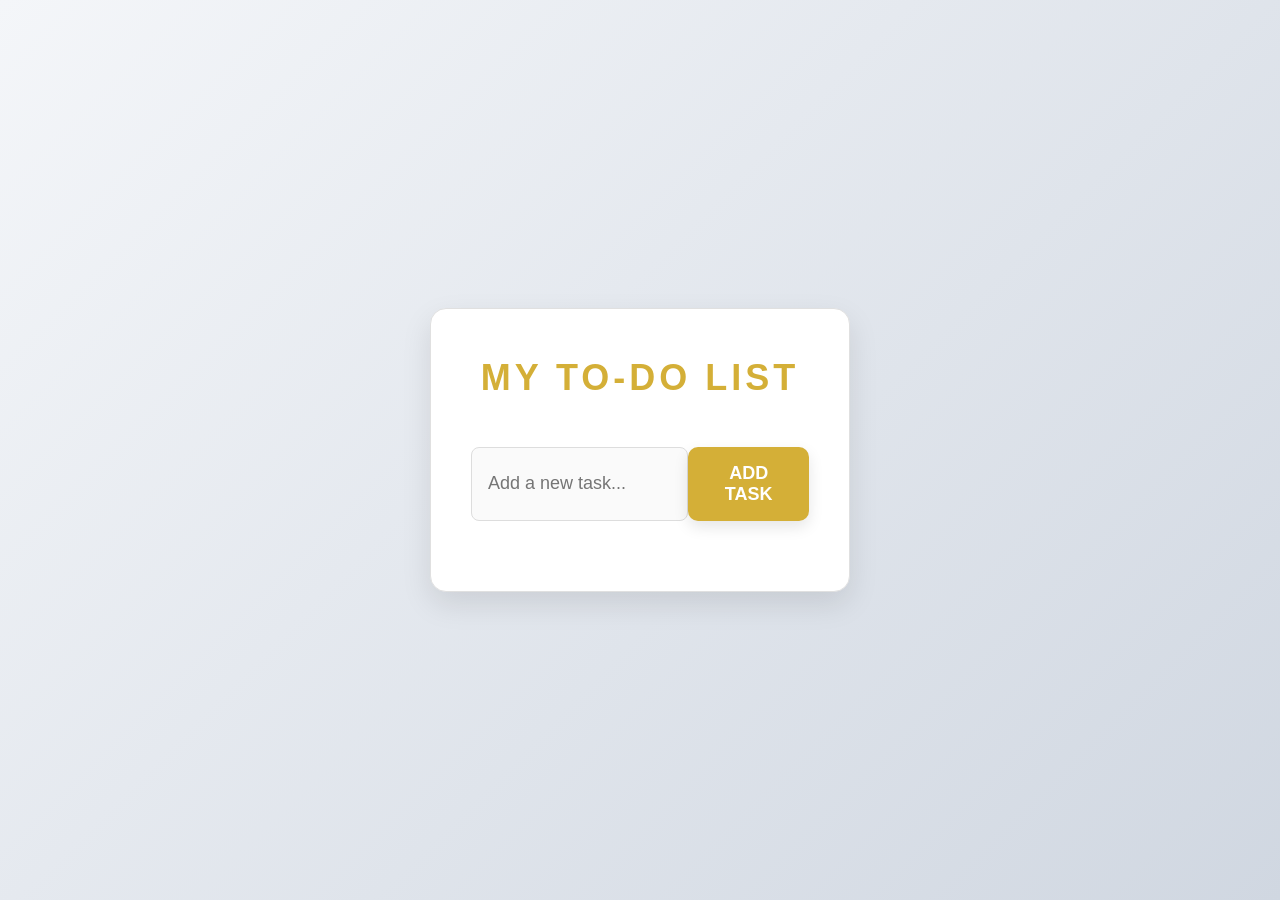
<file: To-Do LIst/index.html>
<!DOCTYPE html>
<html lang="en">
<head>
    <meta charset="UTF-8">
    <meta name="viewport" content="width=device-width, initial-scale=1.0">
    <title>To-Do List App</title>
    <link rel="stylesheet" href="style.css">
</head>
<body>
    <div class="app-container">
        <h1>My To-Do List</h1>
        
        <div class="input-container">
            <input type="text" id="taskInput" placeholder="Add a new task..." />
            <button id="addTaskBtn">Add Task</button>
        </div>

        <ul id="taskList"></ul>
    </div>

    <script src="script.js"></script>
</body>
</html>
</file>
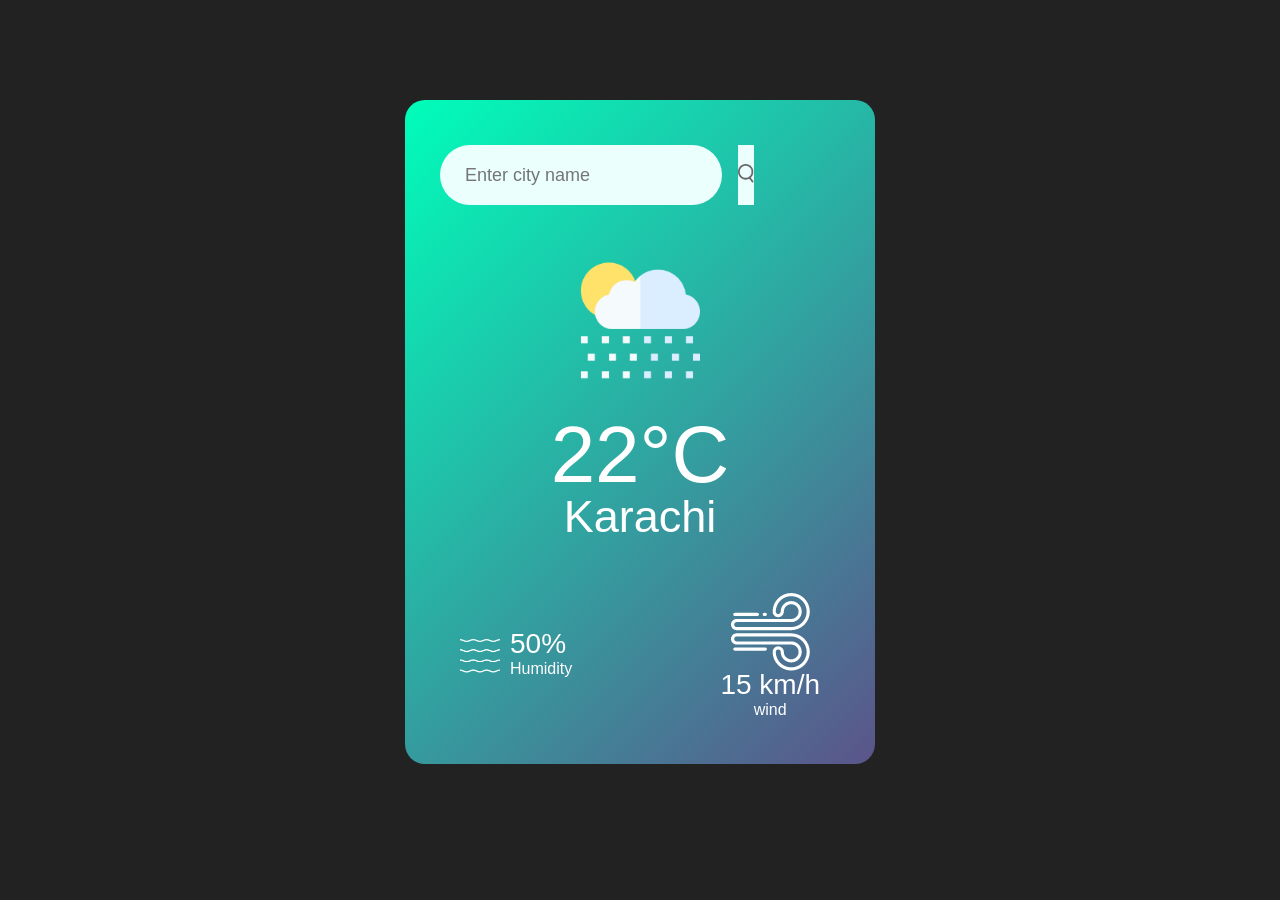
<file: To-Do LIst/Weather App/index.html>
<!DOCTYPE html>
<html lang="en">

<head>
    <meta charset="UTF-8">
    <meta name="viewport" content="width=device-width, initial-scale=1.0">
    <title>Weather</title>
    <link rel="stylesheet" href="style.css">
</head>

<body>
    <div class="card">
        <div class="search">
            <input type="text" placeholder="Enter city name" spellcheck="false">
            <button><img src="search.png"></button>
        </div>
        <div class="weather">
            <img src="./rain.png" class="weather-icon">
            <h1 class="temp">22°C</h1>
            <h2 class="city">Karachi</h2>
            <div class="detaills">
                <div class="coll">
                    <img src="humidity.png">
                    <div>
                        <p class="humidity">50%</p>
                        <p>Humidity</p>
                    </div>
                </div>
                <div class="col">
                    <img src="wind.png">
                    <div>
                        <p class="wind">15 km/h</p>
                        <p>wind</p>
                    </div>
                </div>

            </div>
        </div>
    </div>
    <script>
        const apiKey = "341d9ce3bd2f9ba6624ed81860798ef5";
        const apiUrl = "https://api.openweathermap.org/data/2.5/weather?units=metric&q=karachi&appid=341d9ce3bd2f9ba6624ed81860798ef5";
        const searchBox = document.querySelector(".search input");
        const searchBtn = document.querySelector(".search button");

        async function checkWeather(city) {
            const respones = await fetch(apiUrl + city + '&appid=${341d9ce3bd2f9ba6624ed81860798ef5}');
            var data = await respones.json();

            console.log(data);

            document.querySelector(".city").innerHTML = data.name;
            document.querySelector(".temp").innerHTML = Math.round(data.main.temp) + "°c";
            document.querySelector(".humidity").innerHTML = data.main.humidity + "%";
            document.querySelector(".wind").innerHTML = data.wind.speed + "km/h";
        }
        searchBtn.addEventListener("click" , ()=>{
            checkWeather(searchBox.value);
        })

        
    </script>
</body>

</html>
</file>
<file: To-Do LIst/style.css>
/* General styles */
* {
    margin: 0;
    padding: 0;
    box-sizing: border-box;
}

body {
    font-family: 'Segoe UI', Tahoma, Geneva, Verdana, sans-serif;
    background: linear-gradient(135deg, #f4f6f9, #d0d7e1); /* Elegant, soft gradient */
    display: flex;
    justify-content: center;
    align-items: center;
    height: 100vh;
    color: #333;
    font-size: 16px; /* Maintain readability */
    line-height: 1.6;
}

.app-container {
    background-color: #ffffff;
    border-radius: 16px;
    width: 420px;
    padding: 40px;
    box-shadow: 0 12px 30px rgba(0, 0, 0, 0.1); /* Soft and luxurious shadow */
    transition: transform 0.3s ease, box-shadow 0.3s ease; /* Smooth hover effect */
    border: 1px solid #e0e0e0; /* Subtle border */
}

.app-container:hover {
    transform: translateY(-12px); /* Stronger hover effect */
    box-shadow: 0 16px 50px rgba(0, 0, 0, 0.15); /* Elevated shadow on hover */
}

h1 {
    text-align: center;
    margin-bottom: 40px;
    font-size: 36px; /* Larger heading for more presence */
    color: #D4AF37; /* Rich gold color for an upscale feel */
    font-weight: 700;
    text-transform: uppercase;
    letter-spacing: 4px; /* More modern and spacious */
    font-family: 'Montserrat', sans-serif; /* Elegant font */
}

.input-container {
    display: flex;
    justify-content: space-between;
    margin-bottom: 30px;
}

input {
    width: 75%;
    padding: 16px;
    font-size: 18px;
    border-radius: 8px;
    border: 1px solid #ddd;
    outline: none;
    transition: all 0.3s ease;
    background-color: #fafafa; /* Light gray input background for elegance */
}

input:focus {
    border-color: #D4AF37; /* Gold border on focus */
    background-color: #f1f1f1; /* Subtle gray background on focus */
    box-shadow: 0 0 10px rgba(212, 175, 55, 0.5); /* Soft glow effect */
}

button {
    padding: 16px 22px;
    background-color: #D4AF37; /* Gold button background */
    color: white;
    border: none;
    border-radius: 10px;
    font-size: 18px; /* Larger button text */
    font-weight: 600;
    cursor: pointer;
    transition: background-color 0.3s ease, transform 0.3s ease, box-shadow 0.3s ease;
    text-transform: uppercase; /* Uppercase button text for a premium feel */
    box-shadow: 0 6px 15px rgba(0, 0, 0, 0.1); /* Light shadow on buttons */
}

button:hover {
    background-color: #C3A234; /* Darker gold on hover */
    transform: translateY(-2px); /* Subtle button hover effect */
    box-shadow: 0 6px 20px rgba(0, 0, 0, 0.15); /* Stronger shadow on hover */
}

button:active {
    transform: translateY(0); /* Reset on click */
    box-shadow: none; /* Remove shadow on click */
}

/* Task List styles */
ul {
    list-style-type: none;
    padding: 0;
}

li {
    display: flex;
    justify-content: space-between;
    align-items: center;
    padding: 18px;
    border-radius: 12px;
    border-bottom: 1px solid #ddd;
    margin-bottom: 18px;
    background-color: #f9f9f9; /* Light background for tasks */
    transition: background-color 0.3s ease, transform 0.3s ease;
}

li:hover {
    background-color: #f2f2f2; /* Light hover effect for tasks */
    transform: translateX(6px); /* Subtle hover effect */
}

li.completed {
    text-decoration: line-through;
    color: #aaa;
}

button.delete {
    background-color: #E60000; /* Bright red delete button */
    color: white;
    border: none;
    border-radius: 40px;
    padding: 8px 16px;
    cursor: pointer;
    font-size: 14px;
    transition: background-color 0.3s ease, transform 0.3s ease;
}

button.delete:hover {
    background-color: #B20000; /* Darker red on hover */
    transform: translateY(-2px); /* Hover effect on delete button */
}

button.delete:active {
    transform: translateY(0); /* Reset on click */
}

/* Responsive Design */
@media (max-width: 400px) {
    .app-container {
        width: 90%;
        padding: 20px;
    }

    h1 {
        font-size: 30px; /* Slightly smaller heading */
    }

    input {
        font-size: 16px;
        padding: 12px;
    }

    button {
        font-size: 16px;
        padding: 14px 16px;
    }

    button.delete {
        font-size: 12px;
    }
}
</file>
<file: To-Do LIst/Weather App/style.css>
* {
    margin: 0;
    padding: 0;
    font-family: 'poppins', sans-serif;
    box-sizing: border-box;
}

body {
    background: #222;

}

.card {
    width: 90%;
    max-width: 470px;
    background: linear-gradient(135deg, #00feba, #5b548a);
    color: #fff;
    margin: 100px auto 0;
    border-radius: 20px;
    padding: 45px 35px;
    text-align: center;
}

.search {
    width: 100px;
    display: flex;
    align-items: center;
    justify-content: space-between;
}

.search input {
    border: 0;
    outline: 0;
    background: #ebfffc;
    color: #555;
    padding: 10px 25px;
    height: 60px;
    border-radius: 30px;
    flex: 1;
    margin-right: 16px;
    font-size: 18px;
}

.search button {
    border: 0;
    outline: 0;
    background: #ebfffc;
    border-radius: 50%ind;
    width: 60px;
    height: 60px;
    cursor: pointer;
}
.search button img{
    width: 16px;
}
.weather-icon{
    width: 170px;
    margin-top: 30px;
}
.weather h1{
    font-size: 80px;
    font-weight: 500;
}
.weather h2{
    font-size: 45px;
    font-weight: 400;
    margin-top: -10px;
}
.detaills{
    display: flex;
    align-items: center;
    justify-content: space-between;
    padding: 0 20px;
    margin-top: 50px;
}
.coll{
    display: flex;
    align-items: center;
    text-align: left;
}
.coll img{
    width: 40px;
    margin-right: 10px;
}
.humidity , .wind{
    font-size: 28px;
    margin-top: -6px;
}
</file>
